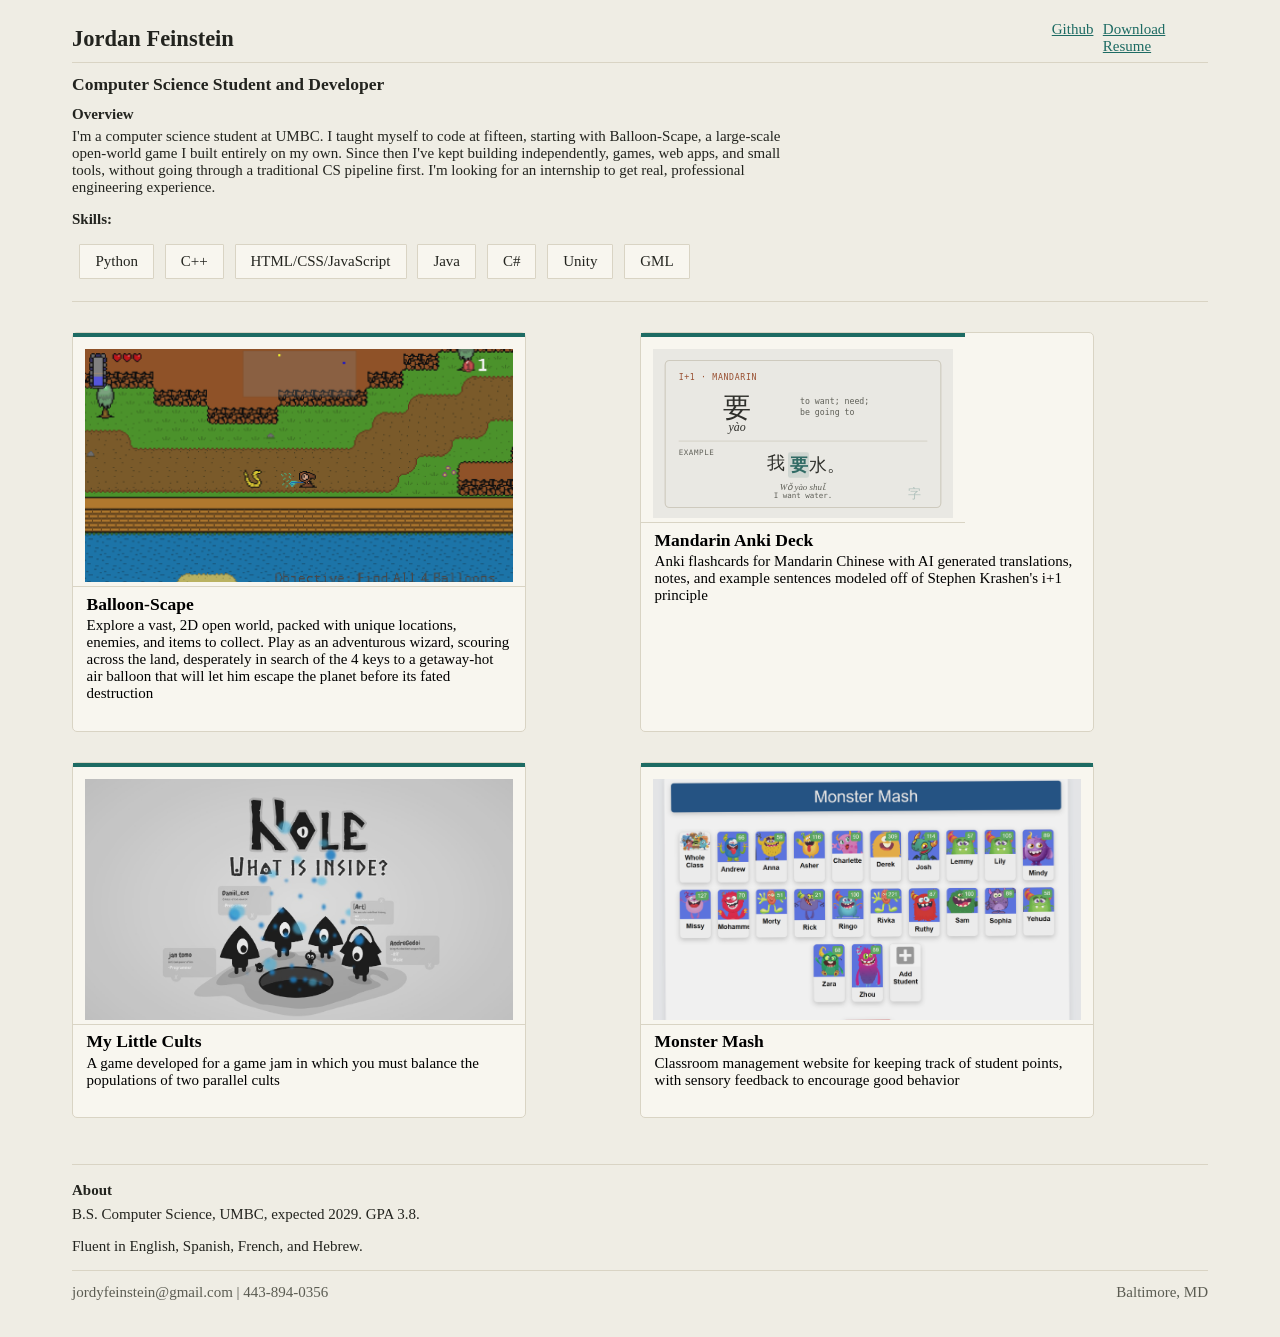
<file: index.html>
<!DOCTYPE html>
<html lang="en">
<head>
    <meta charset="UTF-8">
    <meta name="viewport" content="width=device-width, initial-scale=1.0">
    <link rel="stylesheet" href="code/styles/main.css">
    <script src="./code/js/projects/cardLoader.js" type="module"></script>
    <script src="./code/js/components/components.js"></script>
    <title>Jordan Feinstein | Portfolio</title>
    
</head>
<body>
    <!--header-->
    <div id="header"></div>

    <!--desciption page-->
    <section class="description">
        <section class="text-description">
            <h1>Computer Science Student and Developer</h1>
            <h4>Overview</h4>
            <p>I'm a computer science student at UMBC. I taught myself to code at fifteen, starting with Balloon-Scape, a large-scale open-world game I built entirely on my own. Since then I've kept building independently, games, web apps, and small tools, without going through a traditional CS pipeline first. I'm looking for an internship to get real, professional engineering experience. </p>

            <section class="skills">
            <h4 class=>Skills:</h4>
            <section class="skills">
                <ul class="box-list">
                    <li>Python</li>
                    <li>C++</li>
                    <li>HTML/CSS/JavaScript</li>
                    <li>Java</li>
                    <li>C#</li> 
                    <li>Unity</li>
                    <li>GML</li>
                    


                </ul>

            </section>
        </section>

    </section>
    <hr>
    <!--project cards-->
    <section class="projects" id="main-projects-grid">
        <!--cards go here--> 
    </section>
    <hr>
    <section class="about-page">
         <h4>About</h4>
        <p>B.S. Computer Science, UMBC, expected 2029. GPA 3.8.</p>
        <p>Fluent in English, Spanish, French, and Hebrew.</p>
    </section>

    <div id="footer"></div>

    
</body>
</html>
</file>
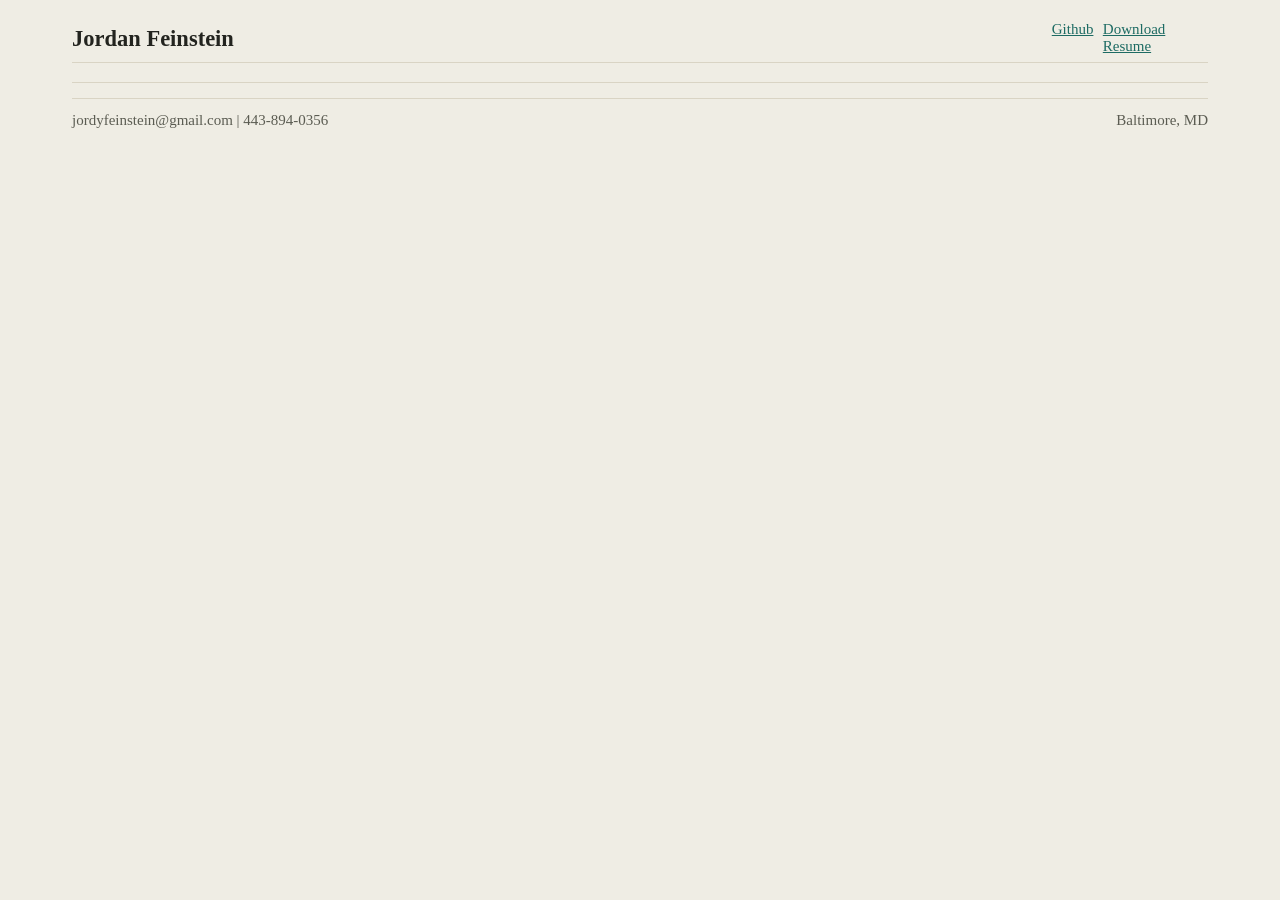
<file: projectPage.html>
<!DOCTYPE html>
<html lang="en">
<head>
    <meta charset="UTF-8">
    <meta name="viewport" content="width=device-width, initial-scale=1.0">
    <link rel="stylesheet" href="code/styles/main.css">
    <script src="./code/js/components/components.js"></script>
    <script src="./code/js/projects/project-pages/projectPageLoader.js" type="module"></script>
    <title>Jordan's Portfolio Project Page</title>
    
</head>
<body>
    <!--header-->
    <div id="header"></div>


    <!--desciption page-->
    <section class="description">
        <section class="text-description">
            <h1 id="title"></h1>
            <section id="description"></section>

            <section id="access-links-header"></section>
            <section id="access-links-container" class="links"></section>
        </section>  
        <hr>
        <!--Images-->
        <section id="example-images">
        </section>
    </section>




    
    <div id="footer"></div>

    
</body>
</html>
</file>
<file: code/styles/main.css>
/*General assignments*/
:root {
    --paper: #efede4;   /* page background */
    --card: #f8f6ef;    /* card/surface background */
    --ink: #23241f;     /* primary text */
    --ink-soft: #5b5c52; /* secondary text, labels, nav links */
    --line: #d9d4c4;    /* borders, dividers */

    --teal: #1d6b63;    /* primary accent — the only "interactive" color */
    --rust: #a8471f;    /* category accent 1 */
    --mustard: #a5791a; /* category accent 2 */
}


body {

    font-family: Georgia, 'Times New Roman', Times, serif;
    font-size: 15px;
    padding-inline: 5%;
    padding-top: 1%;
    padding-bottom: 1%;
    background-color:var(--paper);
    color: var(--ink);
    border-color: var(--line);
}
a { 
    color: var(--teal);
    text-decoration: underline;
}
table {
    border-collapse: collapse;
    background-color:var(--card)
}
th, td {
    border: 1px solid var(--ink-soft);
    
}
p {
    font-weight: 300;
    margin-top: .5%;
}
h1, h2, h3, h4, h5, h6 {
    margin-bottom: .6%;
    margin-top: 1.5%;
}
button {
  font-family: inherit;
  font-size: inherit;
}


/*headers*/
.header {
    display: flex;
    align-items: center;
    justify-content: space-between;

}
#home-button {
    color: (var(--ink));
    text-decoration: None;

}

.soft-text {
    color: var(--ink-soft);

}
.links {
    display:flex;
    flex-direction: row;
    gap: 6%;
    font-family: inherit;
}
.text-description {
    width: 65%;
}
hr {
    border: none;
    border-top: 1px solid var(--line);
}

/*Box list */
.box-list {
    display:flex;
    justify-content:flex-start;
    list-style: none;
    padding:1%;
    padding-top: 1px;

}

.box-list li {
    background-color:var(--card);
    margin-right: 1.5%;

    border-radius: 1px;
    border-width: .1vw;
    border-style: solid;
    padding-inline: 15px;
    padding-block: 8px;
    border-color: var(--line);
}


/*Project cards */
.projects{
    display:grid;
    grid-template-columns: repeat(2, 1fr);
    row-gap: 4%;
    justify-content: left;
    align-items: stretch;
    
    padding-top: 2%;
    padding-bottom: 6%;
}

.card-thumbnail {
    filter: saturate(.85) contrast(.88);
    width:100%;
    background-color: var(--card);
    object-fit:contain;
}

.card-thumbnail-wrap {
    padding: 12px;
    padding-bottom:0px;
    background-color: var(--card);

    border-top: 4px solid var(--teal);
    border-bottom: 1px solid var(--line);

}

.card {

    width: 80%;

    display: flex;
    flex-direction:column;

    padding:0;

    border-style:solid;
    border-width: .15vw;
    border-radius: 5px;

    background-color: var(--card);
    border-color: var(--line);

    transition: .2s;
    
    
}
.card:hover{

    transform: translateY(-3%);
    box-shadow: 0 4px 10px rgba(0, 0, 0, .2);

}


.card-description {
    text-align: left;
    padding: 3%;
    padding-top: 0%;
}

/*footer*/
footer {
    display: flex;
    justify-content: space-between;
}

/*images*/
#example-images 
{
    display: flex;
    flex-wrap: wrap;

}
.example-image {
    width: 100%;
    height: 100%;
    object-fit:contain;
    background-color: var(--line);

    border-style: solid;
    border-width: 2px;
    border-color: var(--ink-soft);
    margin: 3px;


}
.image-wrap {
    color:var(var(--card));
    padding: 1%;
    margin: 2%;
    margin-bottom:2%;
    background-color: var(--card);
    max-width: 40%;
    max-height: 500px;
    border-top: 4px solid var(--teal);
    border-bottom: 1px solid var(--line);

    
  
}


/*tables*/
.table-container {
    max-width: 100%;
    max-height: 300px;
    overflow: auto;
    border-style: solid;
    border-width:5px;
    border-color:var(--line);
    border-radius: 3px;
    scrollbar-width: thin;
    scrollbar-color: var(--paper);
}
</file>
